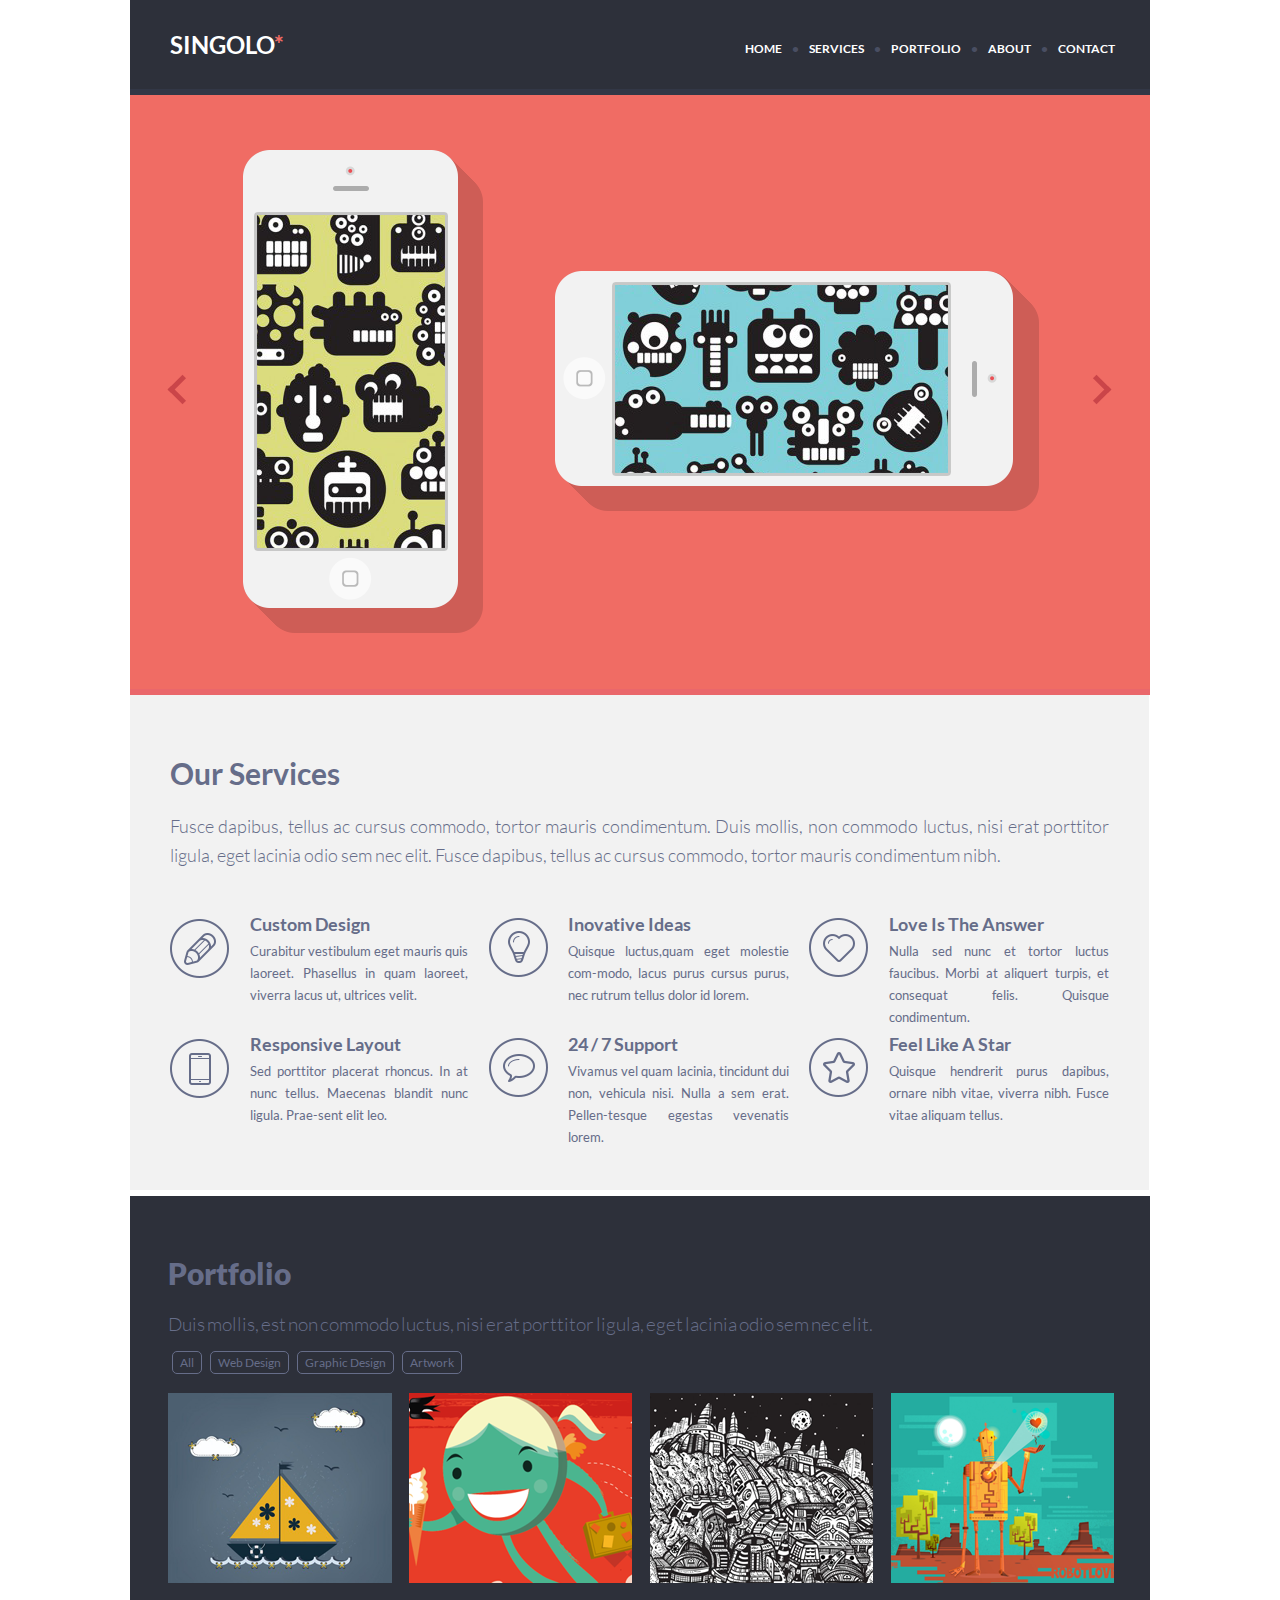
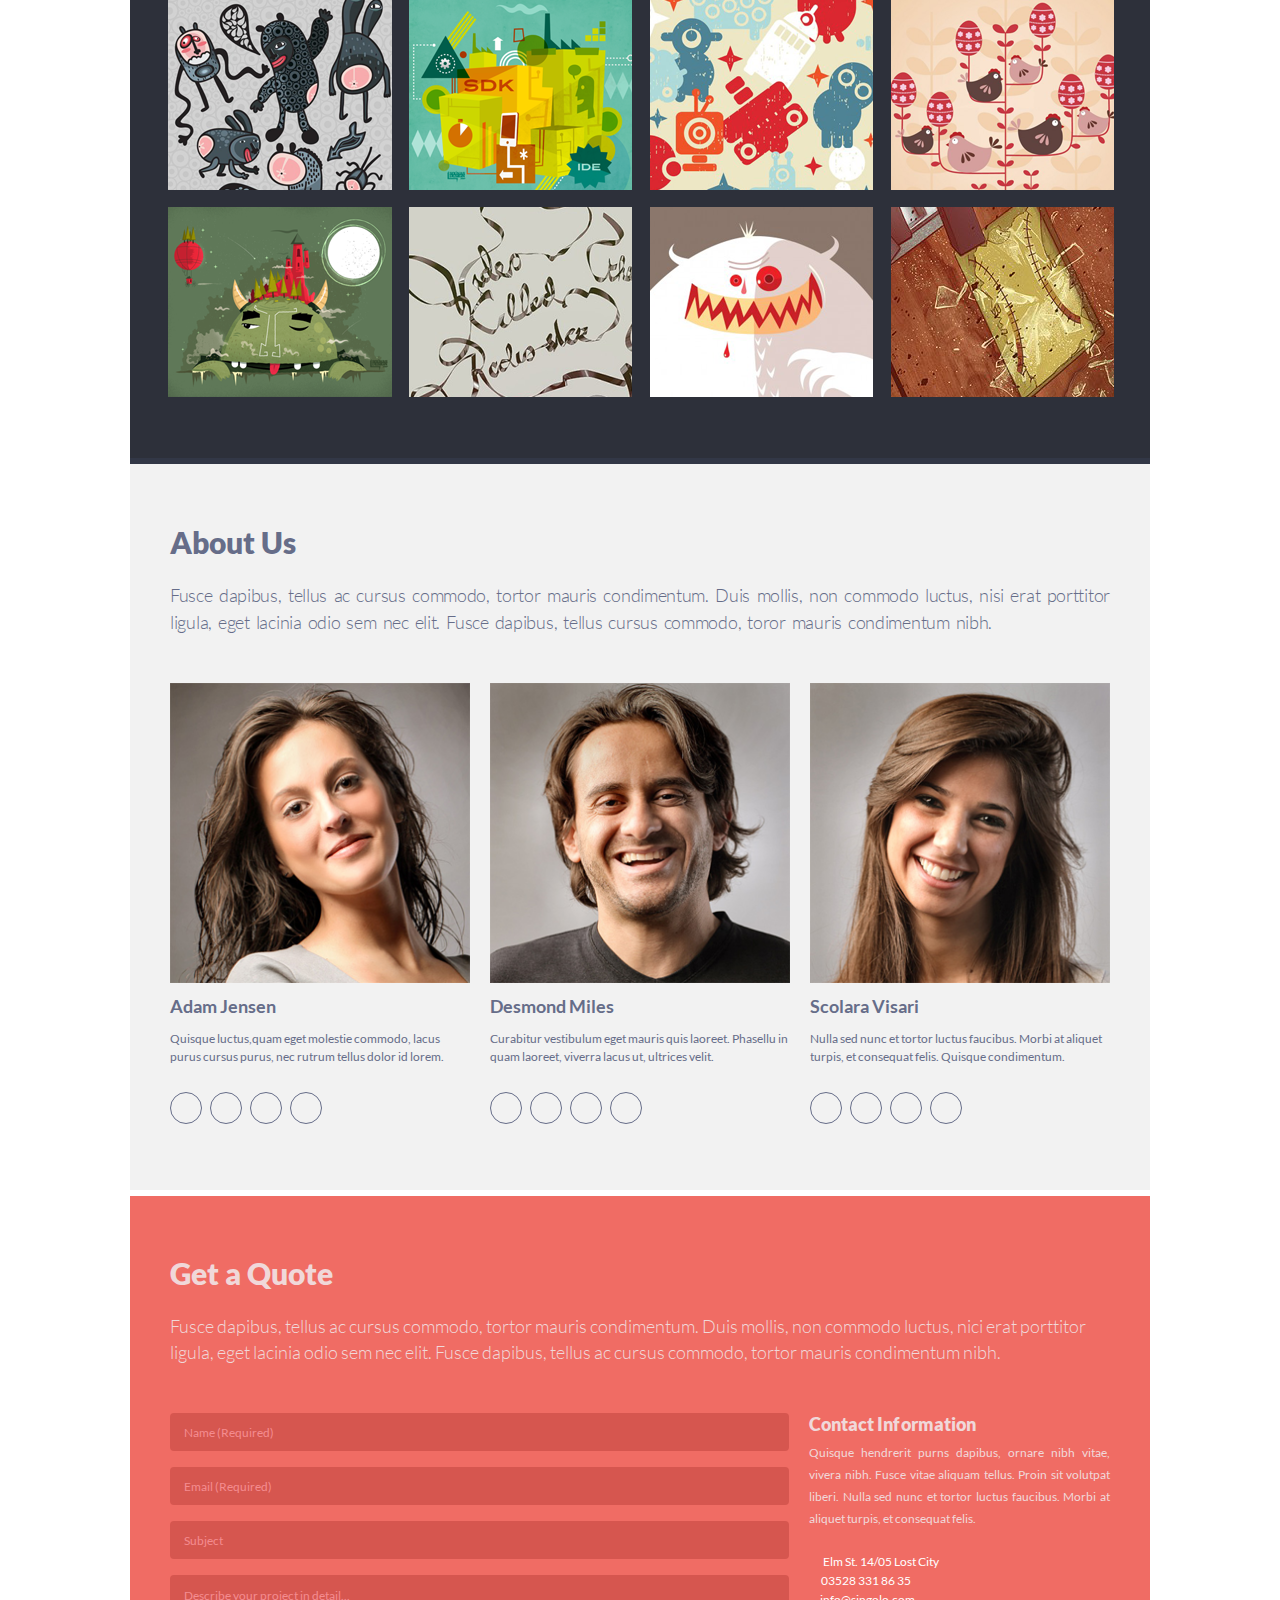
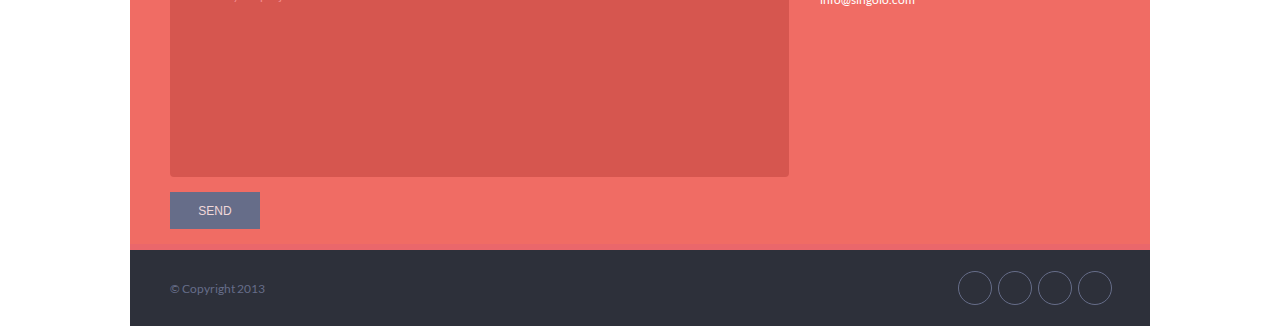
<file: index.html>
<!DOCTYPE html>
<html lang="en">
  <head>
    <meta charset="utf-8" />
    <meta name="viewport" content="width=device-width, initial-scale=1.0" />
    <meta http-equiv="X-UA-Compatible" content="ie=edge" />
    <title>Singolo</title>
    <link rel="stylesheet" type="text/css" href="style.css" />
    <link rel="stylesheet" type="text/css" href="fonts.css" />
    <link
      rel="stylesheet"
      href="https://use.fontawesome.com/releases/v5.7.2/css/all.css"
      integrity="sha384-fnmOCqbTlWIlj8LyTjo7mOUStjsKC4pOpQbqyi7RrhN7udi9RwhKkMHpvLbHG9Sr"
      crossorigin="anonymous"
    />
  </head>

  <body>
    <div id="app">
      <header>
        <h1>SINGOLO</h1>
        <nav class="navigation">
          <ul class="nav-menu">
            <li><a href="#" class="nav-link">HOME</a></li>
            <li><a href="#" class="nav-link">SERVICES</a></li>
            <li><a href="#" class="nav-link">PORTFOLIO</a></li>
            <li><a href="#" class="nav-link">ABOUT</a></li>
            <li><a href="#" class="nav-link">CONTACT</a></li>
          </ul>
        </nav>
      </header>
      <main>
        <section class="phone-container">
          <div class="slider-button-container-left">
            <a href="#" class="slider-link-left"></a>
            <span class="slider__button_arrow slider__button_arrow_left">
            </span>
          </div>
          <ul class="slider">
            <li class="slider-element">
              <img src="./assets/img/phone-yellow.png" alt="first image" />
            </li>
            <li class="slider-element">
              <img src="./assets/img/phone-blue.png" alt="second image" />
            </li>
          </ul>
          <div class="slider-button-container-right">
            <a href="#" class="slider-link-left"></a>
            <span
              class="slider__button_arrow slider__button_arrow_right"
            ></span>
          </div>
        </section>
        <section class="services">
          <h2>Our Services</h2>
          <div class="services-about">
            Fusce dapibus, tellus ac cursus commodo, tortor mauris condimentum.
            Duis mollis, non commodo luctus, nisi erat porttitor ligula, eget
            lacinia odio sem nec elit. Fusce dapibus, tellus ac cursus commodo,
            tortor mauris condimentum nibh.
          </div>
          <div class="services-container">
            <div class="serv-icon-1"></div>
            <div class="services-1">
              <h3>Custom Design</h3>
              <p class="services__text">
                Curabitur vestibulum eget mauris quis laoreet. Phasellus in quam
                laoreet, viverra lacus ut, ultrices velit.
              </p>
            </div>
            <div class="serv-icon-2"></div>
            <div class="services-2">
              <h3>Inovative Ideas</h3>
              <p class="services__text">
                Quisque luctus,quam eget molestie com-modo, lacus purus cursus
                purus, nec rutrum tellus dolor id lorem.
              </p>
            </div>
            <div class="serv-icon-3"></div>
            <div class="services-3">
              <h3>Love Is The Answer</h3>
              <p class="services__text">
                Nulla sed nunc et tortor luctus faucibus. Morbi at aliquert
                turpis, et consequat felis. Quisque condimentum.
              </p>
            </div>
            <div class="serv-icon-4"></div>
            <div class="services-4">
              <h3>Responsive Layout</h3>
              <p class="services__text">
                Sed porttitor placerat rhoncus. In at nunc tellus. Maecenas
                blandit nunc ligula. Prae-sent elit leo.
              </p>
            </div>
            <div class="serv-icon-5"></div>
            <div class="services-5">
              <h3>24 / 7 Support</h3>
              <p class="services__text">
                Vivamus vel quam lacinia, tincidunt dui non, vehicula nisi.
                Nulla a sem erat. Pellen-tesque egestas vevenatis lorem.
              </p>
            </div>
            <div class="serv-icon-6"></div>
            <div class="services-6">
              <h3>Feel Like A Star</h3>
              <p class="services__text">
                Quisque hendrerit purus dapibus, ornare nibh vitae, viverra
                nibh. Fusce vitae aliquam tellus.
              </p>
            </div>
          </div>
        </section>
        <section class="portfolio">
          <div class="portfolioContainer">
            <div class="portfolioTitle">Portfolio</div>
            <div class="portfolioText">
              Duis mollis, est non commodo luctus, nisi erat porttitor ligula,
              eget lacinia odio sem nec elit.
            </div>
            <ul class="portfolioButtons">
              <li class="portfolioButton1">All</li>
              <li class="portfolioButton2">Web Design</li>
              <li class="portfolioButton3">Graphic Design</li>
              <li class="portfolioButton4">Artwork</li>
            </ul>
            <div class="portfolioImages">
              <img src="./assets/img/1p.png" alt="first image" />
              <img src="./assets/img/2p.png" alt="first image" />
              <img src="./assets/img/3p.png" alt="first image" />
              <img src="./assets/img/4p.png" alt="first image" />
              <img src="./assets/img/5p.png" alt="first image" />
              <img src="./assets/img/6p.png" alt="first image" />
              <img src="./assets/img/7p.png" alt="first image" />
              <img src="./assets/img/8p.png" alt="first image" />
              <img src="./assets/img/9p.png" alt="first image" />
              <img src="./assets/img/10p.png" alt="first image" />
              <img src="./assets/img/11p.png" alt="first image" />
              <img src="./assets/img/12p.png" alt="first image" />
            </div>
          </div>
        </section>
        <section class="aboutUs">
          <div class="aboutUsContainer">
            <div class="aboutUsTitle">About Us</div>
            <div class="aboutUsText">
              Fusce dapibus, tellus ac cursus commodo, tortor mauris condimentum.
              Duis mollis, non commodo luctus, nisi erat porttitor ligula, eget
              lacinia odio sem nec elit. Fusce dapibus, tellus cursus commodo,
              toror mauris condimentum nibh.
            </div>
  
            <div class="aboutUsPeople">
              <div class="person1">
                <div class="preson1-photo">
                  <img src="./assets/img/f1.png" alt="first image" />
                </div>
                <div class="person1-name">Adam Jensen</div>
                <div class="person1-text">
                  Quisque luctus,quam eget molestie commodo, lacus purus cursus
                  purus, nec rutrum tellus dolor id lorem.
                </div>
                <div class="person1-social">
                  <i class="fab fa-facebook-f"></i>
                  <i class="fab fa-google-plus-g"></i>
                  <i class="fab fa-twitter"></i>
                  <i class="fab fa-linkedin-in"></i>
                </div>
              </div>
              <div class="person2">
                <div class="preson2-photo">
                  <img src="./assets/img/f2.png" alt="first image" />
                </div>
                <div class="person2-name">Desmond Miles</div>
                <div class="person2-text">
                  Curabitur vestibulum eget mauris quis laoreet. Phasellu in quam
                  laoreet, viverra lacus ut, ultrices velit.
                </div>
                <div class="person2-social">
                  <i class="fab fa-facebook-f"></i>
                  <i class="fab fa-google-plus-g"></i>
                  <i class="fab fa-twitter"></i>
                  <i class="fab fa-linkedin-in"></i>
                </div>
              </div>
              <div class="person3">
                <div class="preson3-photo">
                  <img src="./assets/img/f3.png" alt="first image" />
                </div>
                <div class="person3-name">Scolara Visari</div>
                <div class="person3-text">
                  Nulla sed nunc et tortor luctus faucibus. Morbi at aliquet
                  turpis, et consequat felis. Quisque condimentum.
                </div>
                <div class="person3-social">
                  <i class="fab fa-facebook-f"></i>
                  <i class="fab fa-google-plus-g"></i>
                  <i class="fab fa-twitter"></i>
                  <i class="fab fa-linkedin-in"></i>
                </div>
              </div>
            </div>
          </div>
        </section>
        <section class="getAQuote">
          <div class="getAQuoteContainer">
            <div class="feedback-title">Get a Quote</div>
            <div class="feedback-text">
              Fusce dapibus, tellus ac cursus commodo, tortor mauris
              condimentum. Duis mollis, non commodo luctus, nici erat porttitor
              ligula, eget lacinia odio sem nec elit. Fusce dapibus, tellus ac
              cursus commodo, tortor mauris condimentum nibh.
            </div>
            <div class="feedback-container">
              <form class="feedback-form">
                <input
                  class="feedback-form-item"
                  type="text"
                  placeholder="Name (Required)"
                  required
                />
                <input
                  class="feedback-form-item"
                  type="email"
                  placeholder="Email (Required)"
                  required
                />
                <input
                  class="feedback-form-item"
                  type="text"
                  placeholder="Subject"
                />
                <textarea
                  name="message"
                  placeholder="Describe your project in detail..."
                ></textarea>
                <button class="button-submit" type="submit">SEND</button>
              </form>
              <div class="feedback-info">
                <div class="feedback-info-title">Contact Information</div>
                <div class="feedback-info-text">
                  Quisque hendrerit purns dapibus, ornare nibh vitae, vivera
                  nibh. Fusce vitae aliquam tellus. Proin sit volutpat liberi.
                  Nulla sed nunc et tortor luctus faucibus. Morbi at aliquet
                  turpis, et consequat felis.
                </div>
                <div class="feedback-info-contacts">
                  <a href=""
                    ><i class="fas fa-map-marker-alt"></i>Elm St. 14/05 Lost
                    City</a
                  >
                  <a href="tel: 03528 331 86 35"
                    ><i class="fas fa-phone"></i>03528 331 86 35</a
                  >
                  <a href="mailto: info@singolo.com"
                    ><i class="fas fa-envelope"></i>info@singolo.com</a
                  >
                </div>
              </div>
            </div>
          </div>
        </section>
      </main>

      <footer>
        <section class="footer-content">
          <div class="footer-text">&copy; Copyright 2013</div>
          <div class="footer-social">
            <i class="fab fa-facebook-f"></i>
            <i class="fab fa-google-plus-g"></i>
            <i class="fab fa-twitter"></i>
            <i class="fab fa-linkedin-in"></i>
          </div>
        </section>        
      </footer>
    </div>
  </body>
</html>
</file>
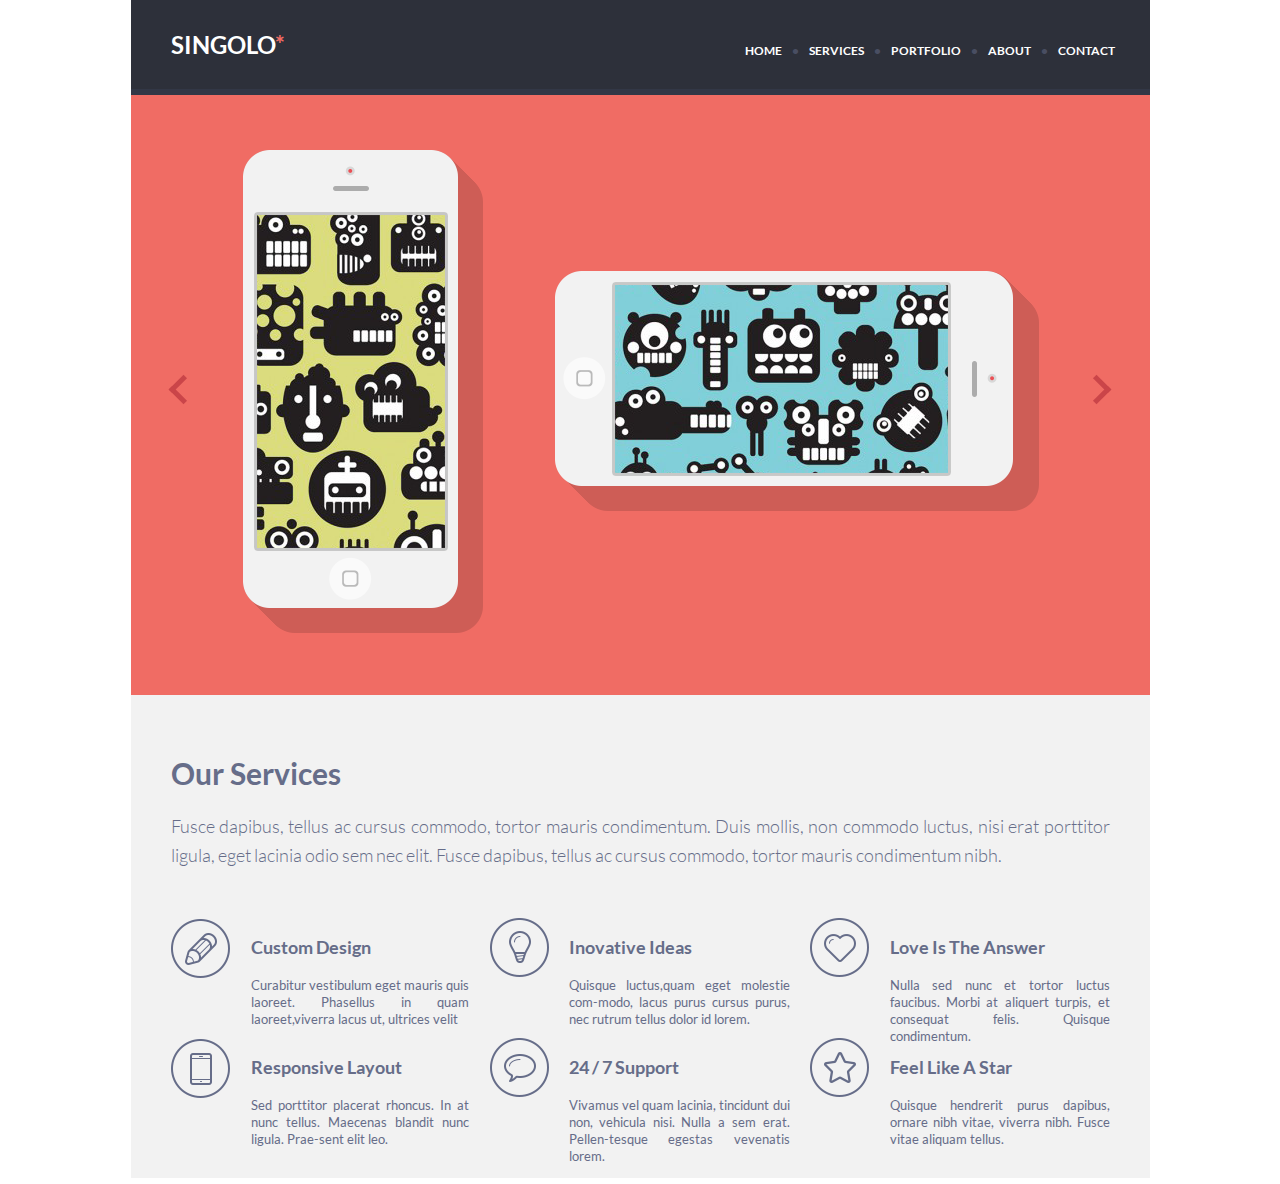
<file: singolo1.html>
<!DOCTYPE html>
<html lang="en">
  <head>
    <meta charset="utf-8" />
    <meta name="viewport" content="width=device-width, initial-scale=1.0" />
    <meta http-equiv="X-UA-Compatible" content="ie=edge" />
    <title>singolo1</title>
    <link rel="stylesheet" type="text/css" href="singolo1.css" />
    <link rel="stylesheet" type="text/css" href="fonts.css" />
  </head>

  <body>
    <div id="app">
      <header>
        <h1>SINGOLO</h1>
        <nav class="navigation">
          <ul class="nav-menu">
            <li><a href="#" class="nav-link">HOME</a></li>
            <li><a href="#" class="nav-link">SERVICES</a></li>
            <li><a href="#" class="nav-link">PORTFOLIO</a></li>
            <li><a href="#" class="nav-link">ABOUT</a></li>
            <li><a href="#" class="nav-link">CONTACT</a></li>
          </ul>
        </nav>
      </header>
      <main>
        <section class="phone-container">
          <div class="slider-button-container-left">
            <a href="#" class="slider-link-left"></a>
            <span class="slider__button_arrow slider__button_arrow_left">
            </span>
          </div>
          <ul class="slider">
            <li class="slider-element">
              <img src="./assets/img/phone-yellow.png" alt="first image" />
            </li>
            <li class="slider-element">
              <img src="./assets/img/phone-blue.png" alt="second image" />
            </li>
          </ul>
          <div class="slider-button-container-right">
            <a href="#" class="slider-link-left"></a>
            <span
              class="slider__button_arrow slider__button_arrow_right"
            ></span>
          </div>
        </section>
      </main>

      <footer>
        <section class="services">
          <h2>Our Services</h2>
          <div class="services-about">
            Fusce dapibus, tellus ac cursus commodo, tortor mauris condimentum.
            Duis mollis, non commodo luctus, nisi erat porttitor ligula, eget
            lacinia odio sem nec elit. Fusce dapibus, tellus ac cursus commodo,
            tortor mauris condimentum nibh.
          </div>
          <div class="services-container">
            <div class="serv-icon-1"></div>
            <div class="services-1">
              <h3>Custom Design</h3>
              <p class="services__text">
                Curabitur vestibulum eget mauris quis laoreet. Phasellus in quam
                laoreet,viverra lacus ut, ultrices velit
              </p>
            </div>
            <div class="serv-icon-2"></div>
            <div class="services-2">
              <h3>Inovative Ideas</h3>
              <p class="services__text">
                Quisque luctus,quam eget molestie com-modo, lacus purus cursus
                purus, nec rutrum tellus dolor id lorem.
              </p>
            </div>
            <div class="serv-icon-3"></div>
            <div class="services-3">
              <h3>Love Is The Answer</h3>
              <p class="services__text">
                Nulla sed nunc et tortor luctus faucibus. Morbi at aliquert
                turpis, et consequat felis. Quisque condimentum.
              </p>
            </div>
            <div class="serv-icon-4"></div>
            <div class="services-4">
              <h3>Responsive Layout</h3>
              <p class="services__text">
                Sed porttitor placerat rhoncus. In at nunc tellus. Maecenas
                blandit nunc ligula. Prae-sent elit leo.
              </p>
            </div>
            <div class="serv-icon-5"></div>
            <div class="services-5">
              <h3>24 / 7 Support</h3>
              <p class="services__text">
                Vivamus vel quam lacinia, tincidunt dui non, vehicula nisi.
                Nulla a sem erat. Pellen-tesque egestas vevenatis lorem.
              </p>
            </div>
            <div class="serv-icon-6"></div>
            <div class="services-6">
              <h3>Feel Like A Star</h3>
              <p class="services__text">
                Quisque hendrerit purus dapibus, ornare nibh vitae, viverra
                nibh. Fusce vitae aliquam tellus.
              </p>
            </div>
          </div>
        </section>
      </footer>
    </div>
  </body>
</html>
</file>
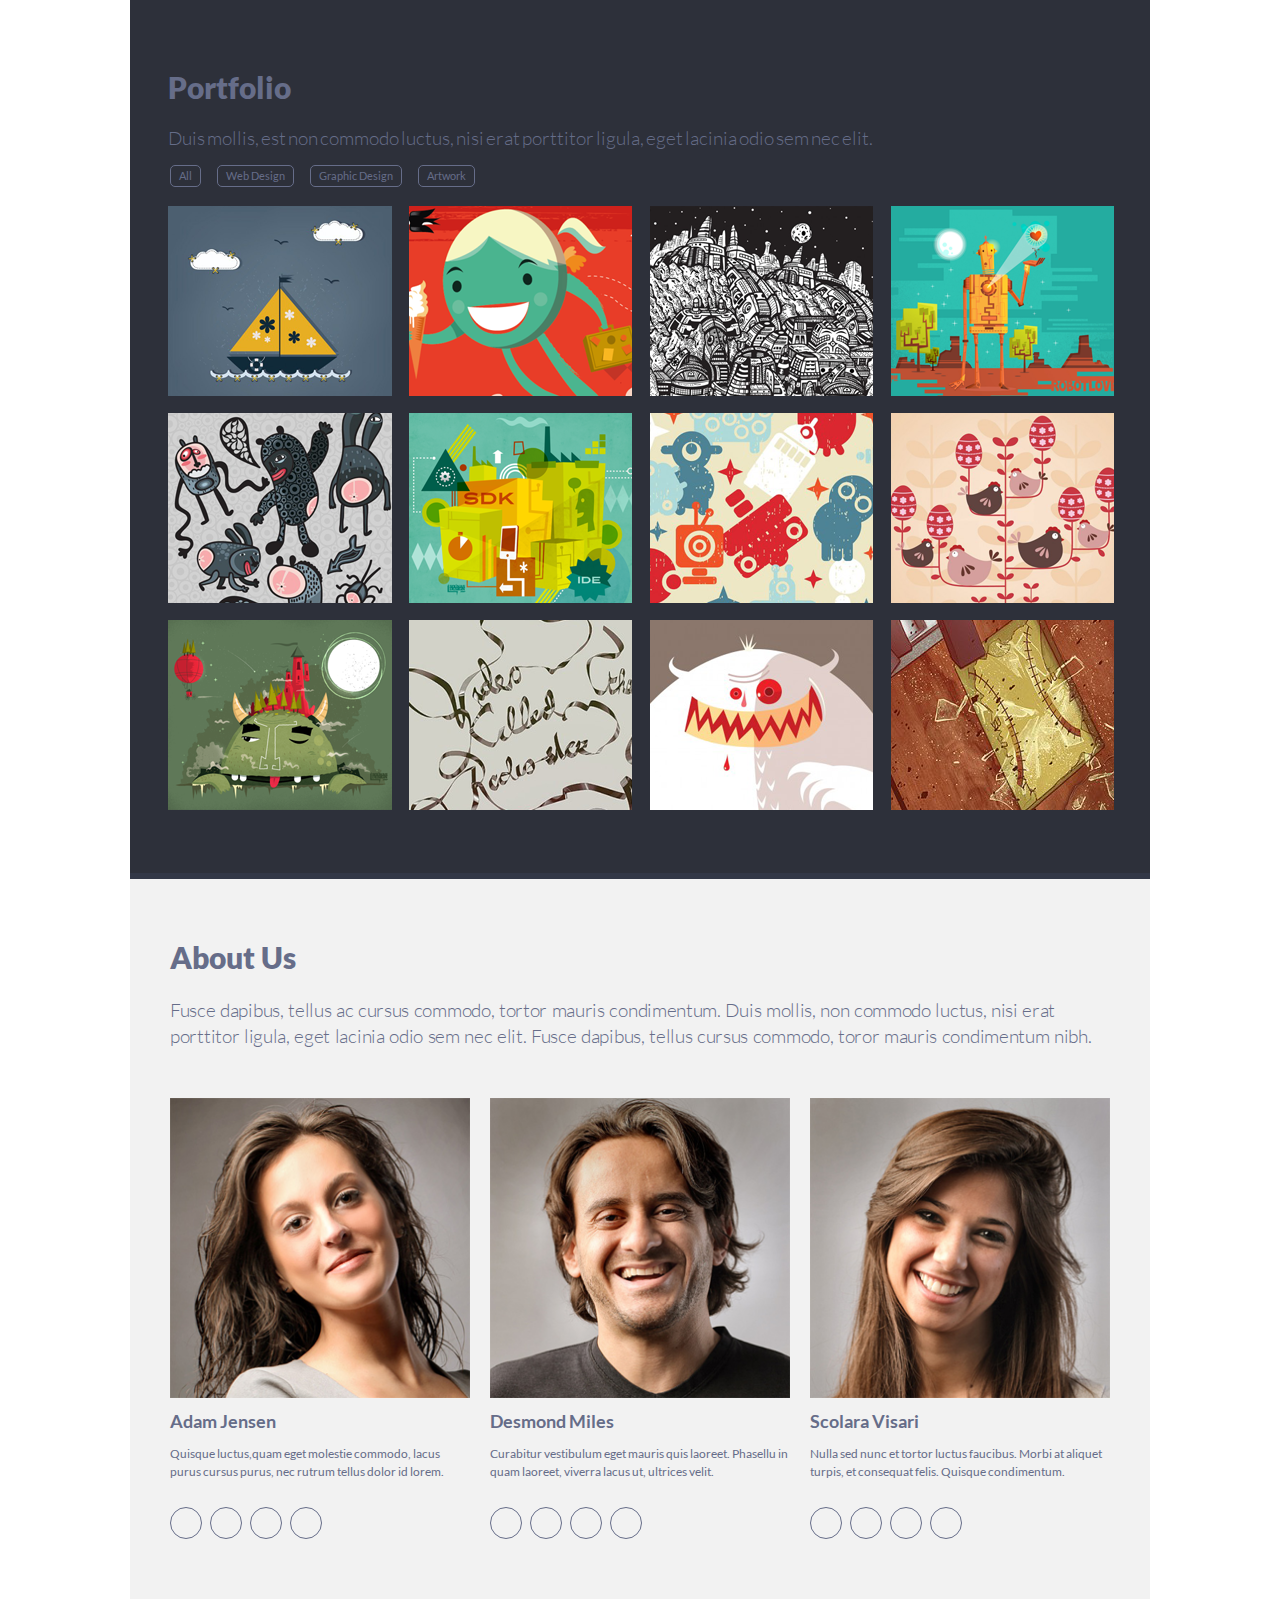
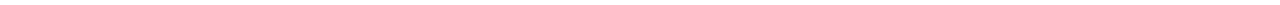
<file: singolo2.html>
<!DOCTYPE html>
<html lang="en">
  <head>
    <meta charset="utf-8" />
    <meta name="viewport" content="width=device-width, initial-scale=1.0" />
    <meta http-equiv="X-UA-Compatible" content="ie=edge" />
    <title>singolo2</title>
    <link rel="stylesheet" type="text/css" href="singolo2.css" />
    <link rel="stylesheet" type="text/css" href="fonts.css" />
    <link
      rel="stylesheet"
      href="https://use.fontawesome.com/releases/v5.7.2/css/all.css"
      integrity="sha384-fnmOCqbTlWIlj8LyTjo7mOUStjsKC4pOpQbqyi7RrhN7udi9RwhKkMHpvLbHG9Sr"
      crossorigin="anonymous"
    />
  </head>

  <body>
    <div id="app">
      <main></main>
      <section class="portfolio">
        <div class="portfolioContainer">
          <div class="portfolioTitle">Portfolio</div>
          <div class="portfolioText">
            Duis mollis, est non commodo luctus, nisi erat porttitor ligula,
            eget lacinia odio sem nec elit.
          </div>
          <ul class="portfolioButtons">
            <li class="portfolioButton1">All</li>
            <li class="portfolioButton2">Web Design</li>
            <li class="portfolioButton3">Graphic Design</li>
            <li class="portfolioButton4">Artwork</li>
          </ul>
          <div class="portfolioImages">
            <img src="./assets/img/1p.png" alt="first image" />
            <img src="./assets/img/2p.png" alt="first image" />
            <img src="./assets/img/3p.png" alt="first image" />
            <img src="./assets/img/4p.png" alt="first image" />
            <img src="./assets/img/5p.png" alt="first image" />
            <img src="./assets/img/6p.png" alt="first image" />
            <img src="./assets/img/7p.png" alt="first image" />
            <img src="./assets/img/8p.png" alt="first image" />
            <img src="./assets/img/9p.png" alt="first image" />
            <img src="./assets/img/10p.png" alt="first image" />
            <img src="./assets/img/11p.png" alt="first image" />
            <img src="./assets/img/12p.png" alt="first image" />
          </div>
        </div>
      </section>
      <section class="aboutUs">
        <div class="aboutUsContainer">
          <div class="aboutUsTitle">About Us</div>
          <div class="aboutUsText">
            Fusce dapibus, tellus ac cursus commodo, tortor mauris condimentum.
            Duis mollis, non commodo luctus, nisi erat porttitor ligula, eget
            lacinia odio sem nec elit. Fusce dapibus, tellus cursus commodo,
            toror mauris condimentum nibh.
          </div>

          <div class="aboutUsPeople">
            <div class="person1">
              <div class="preson1-photo">
                <img src="./assets/img/f1.png" alt="first image" />
              </div>
              <div class="person1-name">Adam Jensen</div>
              <div class="person1-text">
                Quisque luctus,quam eget molestie commodo, lacus purus cursus
                purus, nec rutrum tellus dolor id lorem.
              </div>
              <div class="person1-social">
                <i class="fab fa-facebook-f"></i>
                <i class="fab fa-google-plus-g"></i>
                <i class="fab fa-twitter"></i>
                <i class="fab fa-linkedin-in"></i>
              </div>
            </div>
            <div class="person2">
              <div class="preson2-photo">
                <img src="./assets/img/f2.png" alt="first image" />
              </div>
              <div class="person2-name">Desmond Miles</div>
              <div class="person2-text">
                Curabitur vestibulum eget mauris quis laoreet. Phasellu in quam
                laoreet, viverra lacus ut, ultrices velit.
              </div>
              <div class="person2-social">
                <i class="fab fa-facebook-f"></i>
                <i class="fab fa-google-plus-g"></i>
                <i class="fab fa-twitter"></i>
                <i class="fab fa-linkedin-in"></i>
              </div>
            </div>
            <div class="person3">
              <div class="preson3-photo">
                <img src="./assets/img/f3.png" alt="first image" />
              </div>
              <div class="person3-name">Scolara Visari</div>
              <div class="person3-text">
                Nulla sed nunc et tortor luctus faucibus. Morbi at aliquet
                turpis, et consequat felis. Quisque condimentum.
              </div>
              <div class="person3-social">
                <i class="fab fa-facebook-f"></i>
                <i class="fab fa-google-plus-g"></i>
                <i class="fab fa-twitter"></i>
                <i class="fab fa-linkedin-in"></i>
              </div>
            </div>
          </div>
        </div>
      </section>
      <footer></footer>
    </div>
  </body>
</html>
</file>
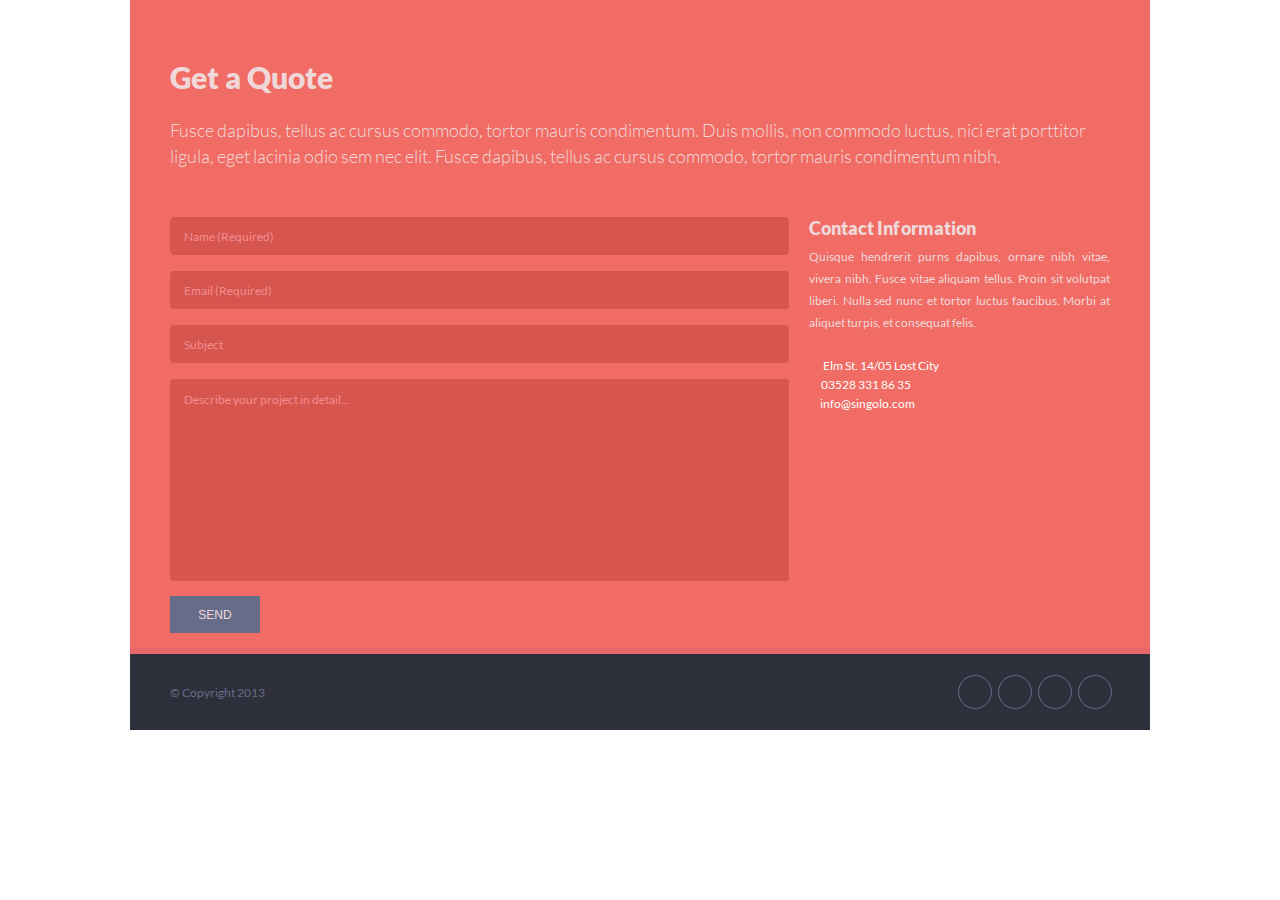
<file: singolo3.html>
<!DOCTYPE html>
<html lang="en">
  <head>
    <meta charset="utf-8" />
    <meta name="viewport" content="width=device-width, initial-scale=1.0" />
    <meta http-equiv="X-UA-Compatible" content="ie=edge" />
    <title>singolo3</title>
    <link rel="stylesheet" type="text/css" href="singolo3.css" />
    <link rel="stylesheet" type="text/css" href="fonts.css" />
    <link
      rel="stylesheet"
      href="https://use.fontawesome.com/releases/v5.7.2/css/all.css"
      integrity="sha384-fnmOCqbTlWIlj8LyTjo7mOUStjsKC4pOpQbqyi7RrhN7udi9RwhKkMHpvLbHG9Sr"
      crossorigin="anonymous"
    />
  </head>

  <body>
    <div id="app">
      <main>
        <section class="getAQuote">
          <div class="getAQuoteContainer">
            <div class="feedback-title">Get a Quote</div>
            <div class="feedback-text">
              Fusce dapibus, tellus ac cursus commodo, tortor mauris
              condimentum. Duis mollis, non commodo luctus, nici erat porttitor
              ligula, eget lacinia odio sem nec elit. Fusce dapibus, tellus ac
              cursus commodo, tortor mauris condimentum nibh.
            </div>
            <div class="feedback-container">
              <form class="feedback-form">
                <input
                  class="feedback-form-item"
                  type="text"
                  placeholder="Name (Required)"
                  required
                />
                <input
                  class="feedback-form-item"
                  type="email"
                  placeholder="Email (Required)"
                  required
                />
                <input
                  class="feedback-form-item"
                  type="text"
                  placeholder="Subject"
                />
                <textarea
                  name="message"
                  placeholder="Describe your project in detail..."
                ></textarea>
                <button class="button-submit" type="submit">SEND</button>
              </form>
              <div class="feedback-info">
                <div class="feedback-info-title">Contact Information</div>
                <div class="feedback-info-text">
                  Quisque hendrerit purns dapibus, ornare nibh vitae, vivera
                  nibh. Fusce vitae aliquam tellus. Proin sit volutpat liberi.
                  Nulla sed nunc et tortor luctus faucibus. Morbi at aliquet
                  turpis, et consequat felis.
                </div>
                <div class="feedback-info-contacts">
                  <a href=""
                    ><i class="fas fa-map-marker-alt"></i>Elm St. 14/05 Lost
                    City</a
                  >
                  <a href="03528 331 86 35"
                    ><i class="fas fa-phone"></i>03528 331 86 35</a
                  >
                  <a href="info@singolo.com"
                    ><i class="fas fa-envelope"></i>info@singolo.com</a
                  >
                </div>
              </div>
            </div>
          </div>
        </section>
      </main>

      <footer>
        <section class="footer-content">
          <div class="footer-text">&copy; Copyright 2013</div>
          <div class="footer-social">
            <i class="fab fa-facebook-f"></i>
            <i class="fab fa-google-plus-g"></i>
            <i class="fab fa-twitter"></i>
            <i class="fab fa-linkedin-in"></i>
          </div>
        </section>
      </footer>
    </div>
  </body>
</html>
</file>
<file: style.css>
body {
  display: flex;
  justify-content: center;
  margin: 0px;
}

#app {
  display: flex;
  justify-content: center;
  max-width: 1020px;
  flex-direction: column;
}

header {
  display: flex;
  height: 89px;
  width: 100%;
  justify-content: space-between;
  border-bottom: 6px solid #323746;
  background-color: #2d303a;
}

h1 {
  font-family: "Lato-Bold";
  font-size: 18pt;
  margin-left: 40px;
  color: white;
  padding-top: 14px;
}

h1::after {
  content: "*";
  position: relative;
  color: #f06c64;
}

.navigation {
  display: flex;
  align-items: center;
}

.nav-menu {
  font-family: "Lato-Bold";
  font-size: 12px;
  width: 371px;
  display: flex;
  list-style: none;
  margin-right: 34px;
  margin-top: 19px;
}

.nav-menu li + li ::before {
  content: "•";
  position: relative;
  margin: 10px;
  color: #494e62;
}

.nav-link {
  text-decoration: none;
  color: white;
}

.nav-link:hover {
  color: #f06c64;
}

main {
  display: flex;
  flex-direction: column;
}

.phone-container {
  width: 100%;
  padding: 53px 0px 20px;
  display: flex;
  background-color: #f06c64;
  border-bottom: 6px solid #ea676b;
}

.slider {
  display: flex;
  justify-content: space-between;
  align-items: center;
  width: 96%;
  margin: 0px 25px 31px 0px;
  padding-left: 40px;
}

.slider-button-container-left {
  display: flex;
  align-items: center;
  width: 2%;
  margin: 0px 13px 39px 42px;
}

.slider-button-container-right {
  display: flex;
  align-items: center;
  width: 2%;
  margin: 0px 9px 39px 10px;
  padding-right: 50px;
}

.slider-element {
  display: inline-block;
  margin: 0px;
}

.slider__button_arrow {
  position: absolute;
  display: inline-block;
  width: 16px;
  height: 16px;
  border-left: #ca4549 solid 5px;
  border-bottom: #ca4549 solid 5px;
}

.slider__button_arrow:hover {
  border-color: orange;
}

.slider__button_arrow_left {
  transform: rotate(45deg);
}

.slider__button_arrow_right {
  margin-left: 12px;
  transform: rotate(225deg);
}

h2 {
  margin-top: 0px;
  margin-bottom: 21px;
  font-family: "Lato-Bold";
  font-size: 30px;
  text-align: justify;
  color: #666d89;
}

.services {
  width: 939px;
  display: flex;
  flex-direction: column;
  justify-content: center;
  padding: 60px 40px 0px 40px;
  background-color: #f2f2f2;
  border-bottom: 6px solid #ffffff;
  color: #666d89;
}

.services-about {
  font-family: "Lato-Light";
  font-size: 18px;
  text-align: justify;
  line-height: 29px;
  margin: 0px 0px 48px;
}

.services-container {
  display: grid;
  grid-template-areas:
    "serv-icon-1 services-1 serv-icon-2 services-2 serv-icon-3 services-3"
    "serv-icon-4 services-4 serv-icon-5 services-5 serv-icon-6 services-6";
  grid-template-columns: 60px 258px 60px 261px 60px 260px;
  grid-template-rows: 120px;
  font-family: "lato-regular";
  font-size: 13px;
  text-align: justify;
  text-decoration-color: #666d89;
  line-height: 1.7;
  height: 272px;
}

h3 {
  font-family: "Lato-Bold";
  font-size: 18px;
  text-decoration-color: #666d89;
  margin-left: 20px;
  margin-top: -9px;
  margin-bottom: 0px;
}

.services__text {
  margin: 0px 20px 0px;
}

.services-container,
div {
}

.serv-icon-1 {
  background-image: url(assets/img/pencil.png);
  width: 60px;
  height: 60px;
}

.serv-icon-2 {
  background-image: url(assets/img/bulb.png);
  width: 60px;
  height: 60px;
}

.serv-icon-3 {
  background-image: url(assets/img/heart.png);
  width: 60px;
  height: 60px;
}

.serv-icon-4 {
  background-image: url(assets/img/smart.png);
  width: 60px;
  height: 60px;
}

.serv-icon-5 {
  background-image: url(assets/img/cloud.png);
  width: 60px;
  height: 60px;
}

.serv-icon-6 {
  background-image: url(assets/img/star.png);
  width: 60px;
  height: 60px;
}

.portfolio {
  background-color: #2d303a;
  height: 862px;
  border-bottom: 6px solid #323746;
}

.portfolioContainer {
  margin: 38px;
  color: #666d89;
}

.portfolioTitle {
  margin-top: 59px;
  font-size: 30px;
  font-family: "Lato-Black";
}
.portfolioText {
  font-size: 19px;
  font-family: "Lato-Light";
  margin-top: 21px;
  margin-bottom: 15px;
  word-spacing: -2px;
}
.portfolioButtons {
  margin-bottom: 19px;
  padding-left: 0px;
  display: flex;
  font-size: 12px;
  font-family: "Lato-Regular";
  list-style: none;
}

.portfolioButtons li {
  border: 1px solid #666d89;
  border-radius: 5px;
  padding-left: 7px;
  padding-right: 7px;
  margin-right: 4px;
  margin-left: 4px;
  padding-top: 3px;
  padding-bottom: 3px;
}
.portfolioButtons li:hover {
  color: #ffffff;
  border-color: white;
}

.portfolioImages {
  display: grid;
  grid-template-columns: 224px 224px 224px 224px;
  grid-template-rows: 190px 190px 190px;
  grid-gap: 17px;
}

.aboutUs {
  background-color: #f2f2f2;
  border-bottom: 6px solid #ffffff;
  color: #666d89;
}

.aboutUsContainer {
  margin:  40px 40px 46px;
}

.aboutUsTitle {
  font-size: 30px;
  font-family: "Lato-Black";
  margin-top: 60px;
}

.aboutUsText {
	height: 47px;
	font-size: 18px;
	letter-spacing: -0.3px;
  word-spacing: 3.3px;
  line-height: 27.2px;
	font-family: "Lato-Light";
	margin-top: 22px;
	margin-bottom: 54px;
	text-align: justify;
}

.aboutUsPeople {
  display: flex;
}

.aboutUsPeople div {
  width: 300px;
  display: flex;
  flex-direction: column;
  margin-bottom: 10px;
  margin-right: 20px;
  line-height: 1.5;
}

.aboutUsPeople div:nth-child(2n) {
  font-family: "lato-Bold";
  font-size: 18px;
}

.aboutUsPeople div:nth-child(3n) {
  font-size: 12px;
  font-family: "lato-regular";
}

.aboutUsPeople div div i {
  align-items: center;
  justify-content: center;
  display: flex;
  font-size: 16px;
  width: 30px;
  height: 30px;
  margin-top: 16px;
  margin-right: 8px;
  border: 1px solid;
  border-radius: 50px;
  line-height: 1.4px;
}

.aboutUsPeople div div i:hover {
  background-color: orange;
}

.aboutUsPeople div :nth-child(4n) {
  flex-direction: row;
}

.getAQuote {
  background-color: #f06c64;
  height: 648px;
  border-bottom: 6px solid #ea676b;
  color: #f0d8d9;
}

.getAQuoteContainer {
  margin-left: 40px;
}

.feedback {
  display: flex;
  height: 514px;
  flex-direction: column;
}

.feedback-title {
  font-family: "Lato-Black";
  font-size: 30px;
  padding-top: 59px;
}

.feedback-text {
  font-family: "Lato-Light";
  font-size: 18px;
  margin: 22px 40px 48px 0px;
  line-height: 26px;
}

.feedback-container {
  font-family: "Lato-Regular";
  display: flex;
  margin-right: 40px;
}

.feedback-form {
  display: flex;
  flex-direction: column;
  width: 619px;
}

.feedback-form-item {
  border-radius: 4px;
  margin-bottom: 16px;
}

input,
textarea {
  font-family: "Lato-Regular";
  background-color: #d6564f;
  color: #ffffff;
  text-align: justify;
  font-size: 12px;
  border: 0px;
  margin-bottom: 15px;
  padding: 0px 14px;
  height: 38px;
  border-radius: 4px;
}

input::placeholder {
  color: #f48c8f;
}

textarea::placeholder {
  color: #f48c8f;
}

textarea {
  resize: none;
  height: 189px;
  padding-top: 13px;
  color: #ffffff;
}

.button-submit {
  font-size: 12px;
  background-color: #666d89;
  color: #f0d8d9;
  border: 0px;
  width: 90px;
  height: 37px;
}

.button-submit:hover {
  background-color: orange;
}

.feedback-info {
  margin-left: 20px;
  width: 301px;
}

.feedback-info-title {
  font-size: 18px;
  font-family: "lato-black";
  letter-spacing: 0.05px;
}

.feedback-info-text {
  font-size: 12px;
  margin-top: 7px;
  line-height: 22px;
  text-align: justify;
}

.feedback-info-contacts {
  font-size: 12px;
  margin-top: 22px;
  margin-bottom: 0px;
  line-height: 1.6;
}

.feedback-info-contacts a {
  display: flex;
  text-decoration: none;
  color: white;
  align-items: baseline;
}

.fas.fa-map-marker-alt {
  margin-right: 14px;
}

.fas.fa-phone {
  margin-right: 12px;
}

.fas.fa-envelope {
  margin-right: 11px;
}

footer {
  background-color: #2d303a;
  color: #666d89;
  height: 76px;
  display: flex;
}

.footer-content {
  display: flex;
  align-items: center;
}

.footer-text {
  display: flex;
  font-family: "lato-regular";
  margin-left: 40px;
  font-size: 12px;
}

.footer-social {
  display: flex;
  margin-left: 693px;
}

.footer-social i {
  display: flex;
  font-size: 16px;
  width: 32px;
  align-items: center;
  height: 32px;
  justify-content: center;
  border: 1px solid;
  border-radius: 50px;
  margin-right: 6px;
}

.footer-social i:hover {
  background-color: orange;
}
</file>
<file: fonts.css>
@font-face {
  font-family: "Lato-Bold";
  src: url("assets/fonts/Lato-Bold.ttf");
  font-style: normal;
}

@font-face {
  font-family: "Lato-Black";
  src: url("assets/fonts/Lato-Black.ttf");
}

@font-face {
  font-family: "Lato-Light";
  src: url("assets/fonts/Lato-Light.ttf");
}

@font-face {
  font-family: "Lato-Regular";
  src: url("assets/fonts/Lato-Regular.ttf");
}

@font-face {
  font-family: "MyRaid-Pro";
  src: url("assets/fonts/MyRaid-Pro.ttf");
}
</file>
<file: singolo1.css>
body {
  display: flex;
  justify-content: center;
  margin: 0px;
}

#app {
  display: flex;
  justify-content: center;
  max-width: 1020px;
  flex-direction: column;
}

header {
  display: flex;
  height: 89px;
  width: 100%;
  justify-content: space-between;
  border-bottom: 6px solid #323746;
  background-color: #2d303a;
}

h1 {
  font-family: "Lato-Bold";
  font-size: 18pt;
  margin-left: 40px;
  color: white;
  padding-top: 14px;
}

h1::after {
  content: "*";
  position: relative;
  color: #f06c64;
}

.navigation {
  display: flex;
  align-items: center;
}

.nav-menu {
  font-family: "Lato-Bold";
  font-size: 12px;
  width: 371px;
  display: flex;
  list-style: none;
  margin-right: 34px;
  margin-top: 23px;
}

.nav-menu li + li ::before {
  content: "•";
  position: relative;
  margin: 10px;
  color: #494e62;
}

.nav-link {
  text-decoration: none;
  color: white;
}

.nav-link:hover {
  color: #f06c64;
}

main {
  display: flex;
  justify-content: center;
  background-color: #f06c64;
}

.phone-container {
  width: 100%;
  padding: 53px 50px 26px 0px;
  display: flex;
}

.slider {
  display: flex;
  justify-content: space-between;
  align-items: center;
  width: 96%;
  margin: 0px 25px 31px 0px;
  padding-left: 40px;
}

.slider-button-container-left {
  display: flex;
  align-items: center;
  width: 2%;
  margin: 0px 13px 39px 42px;
}

.slider-button-container-right {
  display: flex;
  align-items: center;
  width: 2%;
  margin: 0px 9px 39px 10px;
}

.slider-element {
  display: inline-block;
  margin: 0px;
}

.slider__button_arrow {
  position: absolute;
  display: inline-block;
  width: 16px;
  height: 16px;
  border-left: #ca4549 solid 5px;
  border-bottom: #ca4549 solid 5px;
}

.slider__button_arrow:hover {
  border-color: orange;
}

.slider__button_arrow_left {
  transform: rotate(45deg);
}

.slider__button_arrow_right {
  margin-left: 12px;
  transform: rotate(225deg);
}

footer {
  display: flex;
  justify-content: center;
  padding: 60px 40px 0px 0px;
  background-color: #f2f2f2;
  border-bottom: 6px solid #ffffff;
  color: #666d89;
}

h2 {
  margin-top: 0px;
  margin-bottom: 21px;
  font-family: "Lato-Bold";
  font-size: 30px;
  text-align: justify;
  color: #666d89;
}

.services {
  width: 939px;
  margin-left: 40px;
}

.services-about {
  font-family: "Lato-Light";
  font-size: 18px;
  text-align: justify;
  line-height: 29px;
  margin: 0px 0px 48px;
}

.services-container {
  display: grid;
  grid-template-areas:
    "serv-icon-1 services-1 serv-icon-2 services-2 serv-icon-3 services-3"
    "serv-icon-4 services-4 serv-icon-5 services-5 serv-icon-6 services-6";
  grid-template-columns: 60px 258px 60px 261px 60px 260px;
  grid-template-rows: 120px;
  font-family: "lato-regular";
  font-size: 13px;
  text-align: justify;
  text-decoration-color: #666d89;
  line-height: 1.3;
}

h3 {
  font-family: "Lato-Bold";
  font-size: 18px;
  text-decoration-color: #666d89;
  margin-left: 20px;
}

.services__text {
  margin-left: 20px;
  margin-right: 20px;
}

.services-container,
div {
}

.serv-icon-1 {
  background-image: url(assets/img/pencil.png);
  width: 60px;
  height: 60px;
}

.serv-icon-2 {
  background-image: url(assets/img/bulb.png);
  width: 60px;
  height: 60px;
}

.serv-icon-3 {
  background-image: url(assets/img/heart.png);
  width: 60px;
  height: 60px;
}

.serv-icon-4 {
  background-image: url(assets/img/smart.png);
  width: 60px;
  height: 60px;
}

.serv-icon-5 {
  background-image: url(assets/img/cloud.png);
  width: 60px;
  height: 60px;
}

.serv-icon-6 {
  background-image: url(assets/img/star.png);
  width: 60px;
  height: 60px;
}
</file>
<file: singolo2.css>
#app {
  display: flex;
  max-width: 1020px;
  flex-direction: column;
  color: #666d89;
}

body {
  display: flex;
  justify-content: center;
  margin: 0px;
}

.portfolio {
  background-color: #2d303a;
  height: 873px;
  border-bottom: 6px solid #323746;
}

.portfolioContainer {
  margin: 38px;
}

.portfolioTitle {
  margin-top: 69px;
  font-size: 30px;
  font-family: "Lato-Black";
}
.portfolioText {
  font-size: 19px;
  font-family: "Lato-Light";
  margin-top: 21px;
  margin-bottom: 15px;
  word-spacing: -2px;
}
.portfolioButtons {
  margin-bottom: 19px;
  padding-left: 0px;
  display: flex;
  font-size: 11px;
  font-family: "Lato-Regular";
  list-style: none;
}

.portfolioButtons li {
  border: 1px solid #666d89;
  border-radius: 5px;
  padding-left: 8px;
  padding-right: 8px;
  margin-right: 14px;
  margin-left: 2px;
  padding-top: 3px;
  border-bottom-width: 1px;
  padding-bottom: 4px;
}

.portfolioButtons li:hover {
  color: #ffffff;
  border-color: white;
}

.portfolioImages {
  display: grid;
  grid-template-columns: 224px 224px 224px 224px;
  grid-template-rows: 190px 190px 190px;
  grid-gap: 17px;
}

.aboutUs {
  background-color: #f2f2f2;
  border-bottom: 6px solid #ffffff;
}

.aboutUsContainer {
  margin: 40px;
}

.aboutUsTitle {
  font-size: 30px;
  font-family: "Lato-Black";
  margin-top: 60px;
}

.aboutUsText {
  height: 47px;
  font-size: 19px;
  letter-spacing: -0.3px;
  word-spacing: 0.87px;
  line-height: 26.2px;
  font-family: "Lato-Light";
  margin-top: 22px;
  margin-bottom: 54px;
}

.aboutUsPeople {
  display: flex;
}

.aboutUsPeople div {
  width: 300px;
  display: flex;
  flex-direction: column;
  margin-bottom: 10px;
  margin-right: 20px;
  line-height: 1.5;
}

.aboutUsPeople div:nth-child(2n) {
  font-family: "lato-Bold";
  font-size: 18px;
}

.aboutUsPeople div:nth-child(3n) {
  font-size: 12px;
  font-family: "lato-regular";
}

.aboutUsPeople div div i {
  align-items: center;
  justify-content: center;
  display: flex;
  font-size: 16px;
  width: 30px;
  height: 30px;
  margin-top: 16px;
  margin-right: 8px;
  border: 1px solid;
  border-radius: 50px;
  line-height: 1.4px;
}

.aboutUsPeople div div i:hover {
  background-color: orange;
}

.aboutUsPeople div :nth-child(4n) {
  flex-direction: row;
}
</file>
<file: singolo3.css>
#app {
  display: flex;
  max-width: 1020px;
  flex-direction: column;
  color: #666d89;
}

body {
  display: flex;
  justify-content: center;
  margin: 0px;
}

.getAQuote {
  background-color: #f06c64;
  height: 648px;
  border-bottom: 6px solid #ea676b;
  color: #f0d8d9;
}

.getAQuoteContainer {
  margin-left: 40px;
}

.feedback {
  display: flex;
  height: 514px;
  flex-direction: column;
}

.feedback-title {
  font-family: "Lato-Black";
  font-size: 30px;
  padding-top: 59px;
}

.feedback-text {
  font-family: "Lato-Light";
  font-size: 18px;
  margin: 22px 40px 48px 0px;
  line-height: 26px;
}

.feedback-container {
  font-family: "Lato-Regular";
  display: flex;
  margin-right: 40px;
}

.feedback-form {
  display: flex;
  flex-direction: column;
  width: 619px;
}

.feedback-form-item {
  border-radius: 4px;
  margin-bottom: 16px;
}

input,
textarea {
  font-family: "Lato-Regular";
  background-color: #d6564f;
  color: #ffffff;
  text-align: justify;
  font-size: 12px;
  border: 0px;
  margin-bottom: 15px;
  padding: 0px 14px;
  height: 38px;
  border-radius: 4px;
}

input::placeholder {
  color: #f48c8f;
}

textarea::placeholder {
  color: #f48c8f;
}

textarea {
  resize: none;
  height: 189px;
  padding-top: 13px;
  color: #ffffff;
}

.button-submit {
  font-size: 12px;
  background-color: #666d89;
  color: #f0d8d9;
  border: 0px;
  width: 90px;
  height: 37px;
}

.button-submit:hover {
  background-color: orange;
}

.feedback-info {
  margin-left: 20px;
  width: 301px;
}

.feedback-info-title {
  font-size: 18px;
  font-family: "lato-black";
  letter-spacing: 0.05px;
}

.feedback-info-text {
  font-size: 12px;
  margin-top: 7px;
  line-height: 22px;
  text-align: justify;
}

.feedback-info-contacts {
  font-size: 12px;
  margin-top: 22px;
  margin-bottom: 0px;
  line-height: 1.6;
}

.feedback-info-contacts a {
  display: flex;
  text-decoration: none;
  color: white;
  align-items: baseline;
}

.fas.fa-map-marker-alt {
  margin-right: 14px;
}

.fas.fa-phone {
  margin-right: 12px;
}

.fas.fa-envelope {
  margin-right: 11px;
}

footer {
  background-color: #2d303a;
  color: #666d89;
  height: 76px;
  display: flex;
}

.footer-content {
  display: flex;
  align-items: center;
}

.footer-text {
  display: flex;
  font-family: "lato-regular";
  margin-left: 40px;
  font-size: 12px;
}

.footer-social {
  display: flex;
  margin-left: 693px;
}

.footer-social i {
  display: flex;
  font-size: 16px;
  width: 32px;
  align-items: center;
  height: 32px;
  justify-content: center;
  border: 1px solid;
  border-radius: 50px;
  margin-right: 6px;
}

.footer-social i:hover {
  background-color: orange;
}
</file>
